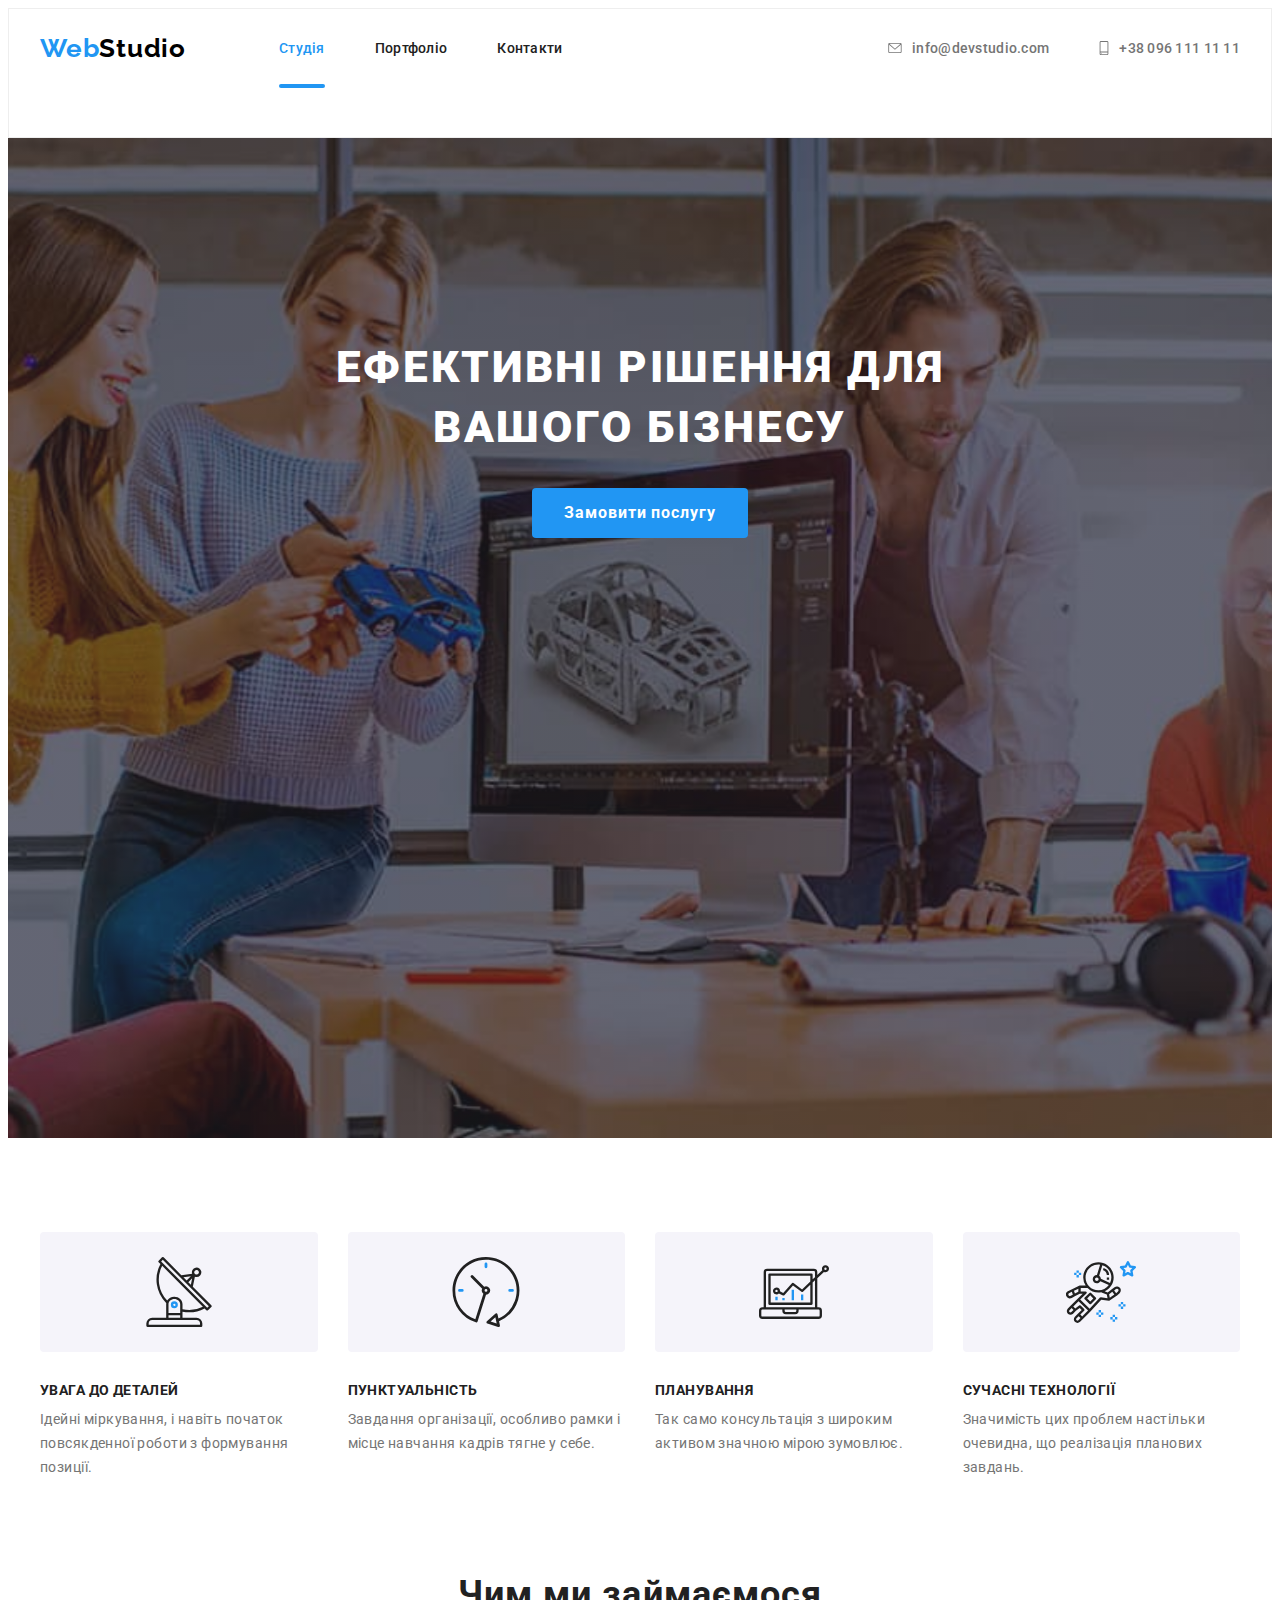
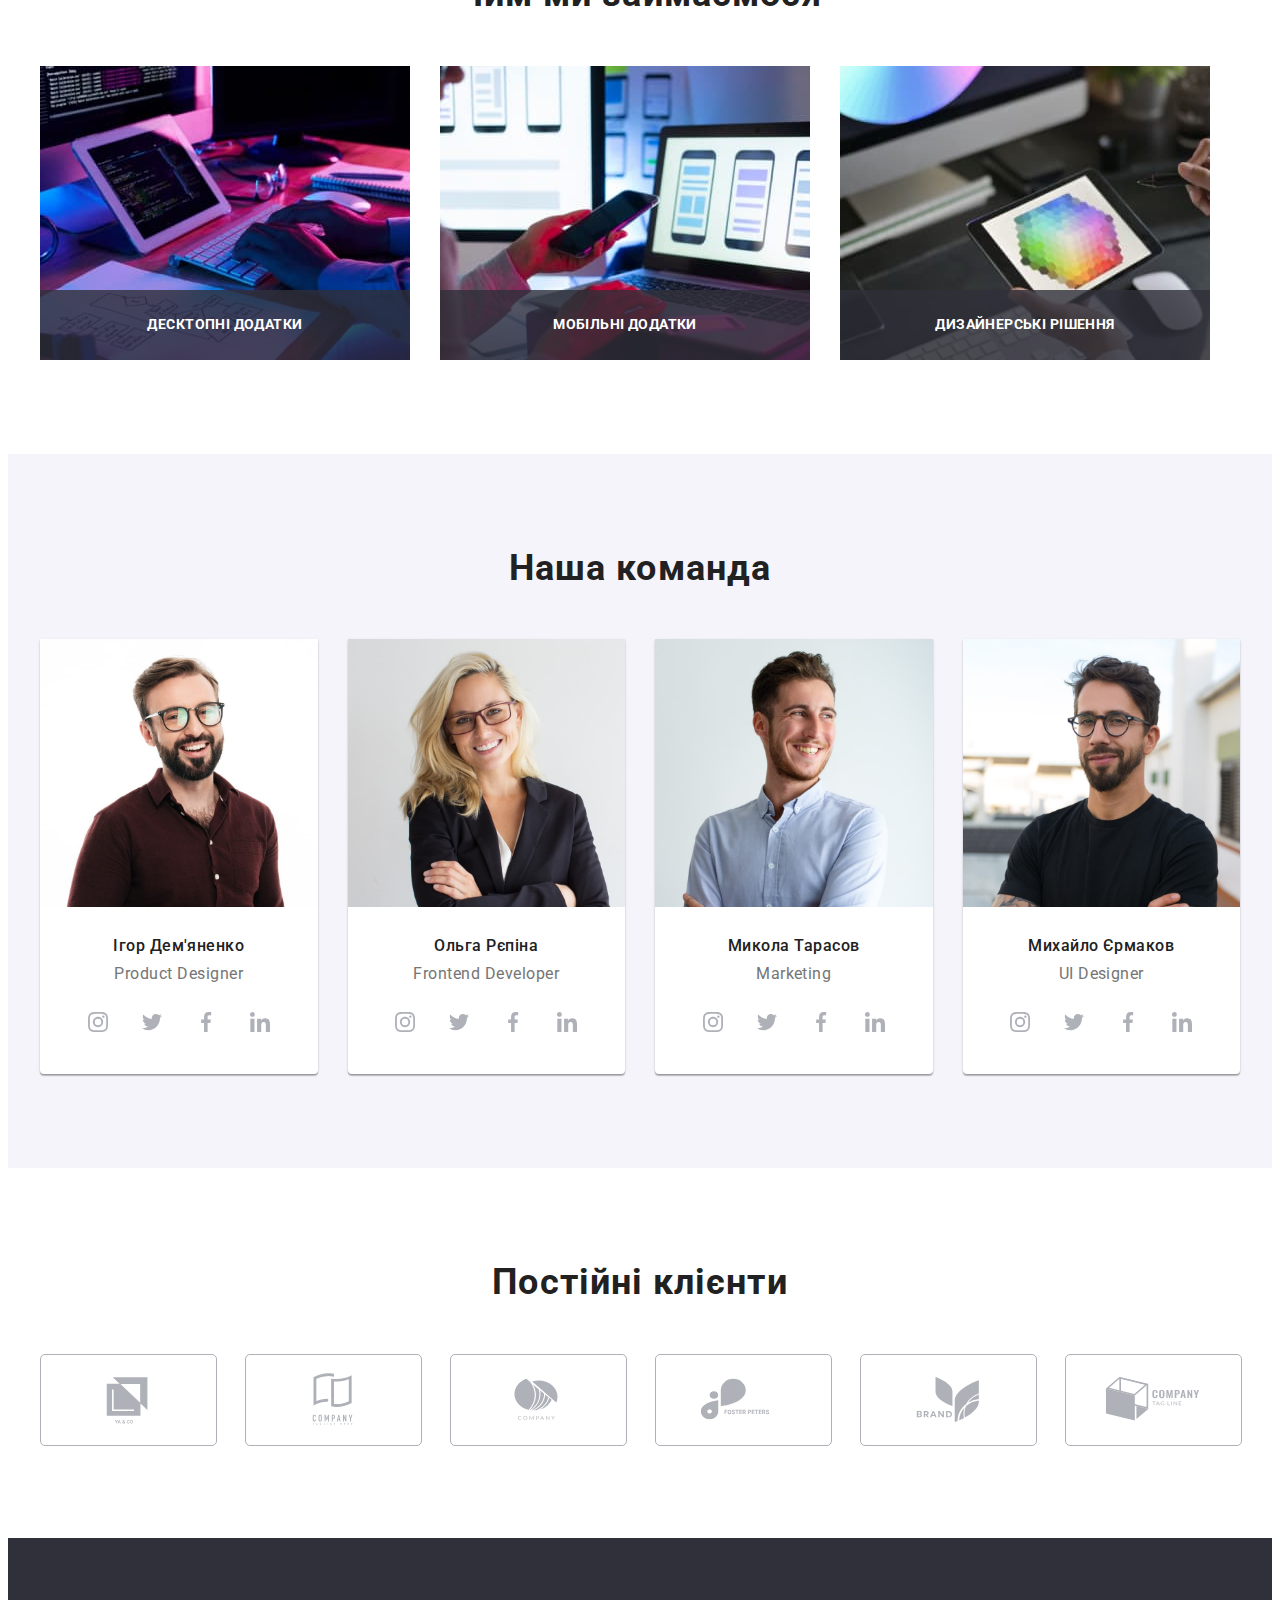
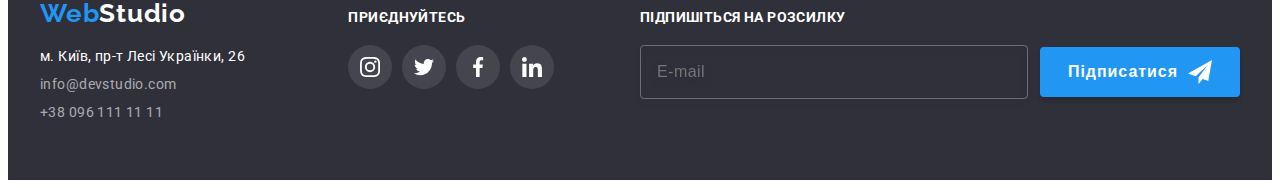
<file: index.html>
<!DOCTYPE html>
<html lang="uk">
  <head>
    <meta charset="UTF-8" />
    <meta http-equiv="X-UA-Compatible" content="IE=edge" />
    <meta name="viewport" content="width=device-width, initial-scale=1.0" />
    <title>Студія</title>
    <link rel="preconnect" href="https://fonts.googleapis.com" />
    <link rel="preconnect" href="https://fonts.gstatic.com" crossorigin />
    <link
      href="https://fonts.googleapis.com/css2?family=Montserrat:wght@400;700&family=Raleway:wght@700&family=Roboto:wght@400;500;700;900&display=swap"
      rel="stylesheet"
    />

    <link
      rel="stylesheet"
      href="https://cdnjs.cloudflare.com/ajax/libs/modern-normalize/1.1.0/modern-normalize.min.css"
      integrity="sha512-wpPYUAdjBVSE4KJnH1VR1HeZfpl1ub8YT/NKx4PuQ5NmX2tKuGu6U/JRp5y+Y8XG2tV+wKQpNHVUX03MfMFn9Q=="
      crossorigin="anonymous"
      referrerpolicy="no-referrer"
    />
    <!-- <link rel="stylesheet" href="./css/styles.css" /> -->
    <link rel="stylesheet" href="./css/main.min.css" />
  </head>
  <body>
    <!-- HEADER -->
    <header class="header">
      <div class="container header-container">
        <a href="./index.html" class="header-logo link">
          Web<span class="header-logo-Studio">Studio</span></a
        >
        <nav class="header-navigation">
          <ul class="header-list list">
            <li>
              <a class="header-item link current" href="./index.html">Студія</a>
            </li>
            <li>
              <a class="header-item link" href="./portfolio.html">Портфоліо</a>
            </li>
            <li>
              <a class="header-item link" href="#">Контакти</a>
            </li>
          </ul>
        </nav>
        <button type="button" class="menu-open" data-menu-open>
          <svg class="menu-open-icon" style="height: 40px; width: 40px">
            <use
              href="./img/icons.svg#icon-mob-open"
              width="40"
              height="40"
            ></use>
          </svg>
        </button>

        <ul class="header-contact list">
          <li class="header-contact-item">
            <a class="header-mail link" href="mailto:info@devstudio.com">
              <svg class="header-mail-icon" width="14" height="10">
                <use href="./img/icons.svg#icon-envelope"></use></svg
              >info@devstudio.com</a
            >
          </li>
          <li class="header-contact-item">
            <a class="header-tel link" href="tel:+380961111111">
              <svg class="header-tel-icon" width="10" height="14">
                <use href="./img/icons.svg#icon-smartphone"></use></svg
              >+38 096 111 11 11</a
            >
          </li>
        </ul>
      </div>

      <!-- menu-mob -->
      <div class="mob-menu is-hidden" data-menu>
        <div class="mob-menu-top">
          <button type="button" class="menu-close" data-menu-close>
            <svg class="menu-close-icon" style="height: 40px; width: 40px">
              <use
                href="./img/icons.svg#icon-mob-close"
                width="40"
                height="40"
              ></use>
            </svg>
          </button>
          <ul class="mob-menu-list list">
            <li class="mob-menu-item">
              <a class="mob-menu-link link current" href="./index.html"
                >Студія</a
              >
            </li>
            <li class="mob-menu-item">
              <a class="mob-menu-link link" href="./portfolio.html"
                >Портфоліо</a
              >
            </li>
            <li class="mob-menu-item">
              <a class="mob-menu-link link" href="#">Контакти</a>
            </li>
          </ul>
        </div>

        <div class="mob-menu-bottom">
          <ul class="mob-contact list">
            <li class="mob-contact-item">
              <a class="mob-contact-tel link" href="tel:+380961111111"
                >+38 096 111 11 11</a
              >
            </li>
            <li class="mob-contact-item">
              <a class="mob-contact-mail link" href="mailto:info@devstudio.com"
                >info@devstudio.com</a
              >
            </li>
          </ul>
          <ul class="mob-soc list">
            <li class="mob-soc-item">
              <a href="" class="mob-soc-link link">Instagram</a>
            </li>

            <li class="mob-soc-item">
              <a href="" class="mob-soc-link link">Twitter</a>
            </li>

            <li class="mob-soc-item">
              <a href="" class="mob-soc-link link">Facebook</a>
            </li>

            <li class="mob-soc-item">
              <a href="" class="mob-soc-link link">LinkedIn</a>
            </li>
          </ul>
        </div>
      </div>
    </header>

    <!-- HIRO -->
    <main>
      <section class="section-hiro">
        <div class="container container-hero">
          <h1 class="hiro-titel">Ефективні рішення для вашого бізнесу</h1>
          <button class="button-hiro" type="button" data-modal-open>
            Замовити послугу
          </button>
        </div>
      </section>

      <!-- features -->
      <section class="section section-features">
        <div class="container">
          <h2 class="visually-hidden">Наші особливості</h2>
          <ul class="card-list list">
            <li class="card-list__item">
              <div class="card-list__icon">
                <svg class="icon-antenna" width="70" height="70">
                  <use href="./img/icons.svg#icon-antenna"></use>
                </svg>
              </div>
              <h3 class="card-list__title">Увага до деталей</h3>
              <p class="card-list__text">
                Ідейні міркування, і навіть початок повсякденної роботи з
                формування позиції.
              </p>
            </li>

            <li class="card-list__item">
              <div class="card-list__icon">
                <svg class="icon-antenna" width="70" height="70">
                  <use href="./img/icons.svg#icon-clock"></use>
                </svg>
              </div>
              <h3 class="card-list__title">Пунктуальність</h3>
              <p class="card-list__text">
                Завдання організації, особливо рамки і місце навчання кадрів
                тягне у себе.
              </p>
            </li>

            <li class="card-list__item">
              <div class="card-list__icon">
                <svg class="icon-antenna" width="70" height="70">
                  <use href="./img/icons.svg#icon-diagram"></use>
                </svg>
              </div>
              <h3 class="card-list__title">Планування</h3>
              <p class="card-list__text">
                Так само консультація з широким активом значною мірою зумовлює.
              </p>
            </li>

            <li class="card-list__item">
              <div class="card-list__icon">
                <svg class="icon-antenna" width="70" height="70">
                  <use href="./img/icons.svg#icon-astronaut"></use>
                </svg>
              </div>
              <h3 class="card-list__title">Сучасні Технології</h3>
              <p class="card-list__text">
                Значимість цих проблем настільки очевидна, що реалізація
                планових завдань.
              </p>
            </li>
          </ul>
        </div>
      </section>

      <!-- profile -->
      <section class="section section-profile">
        <div class="container">
          <h2 class="gallery-title">Чим ми займаємося</h2>
          <ul class="picture-list list">
            <li class="picture-list__item">
              <img
                class="picture-list__image"
                src="./img/img-1.jpg"
                alt="Десктопні додатки"
                width="370"
                height="294"
              />
              <p class="picture-list__text">Десктопні додатки</p>
            </li>
            <li class="picture-list__item">
              <img
                class="picture-list__image"
                src="./img/img-2.jpg"
                alt="Мобільні додатки"
                width="370"
                height="294"
              />
              <p class="picture-list__text">Мобільні додатки</p>
            </li>
            <li class="picture-list__item">
              <img
                class="picture-list__image"
                src="./img/img-3.jpg"
                alt="Дизайнерські рішення"
                width="370"
                height="294"
              />
              <p class="picture-list__text">Дизайнерські рішення</p>
            </li>
          </ul>
        </div>
      </section>

      <!-- Наша команда -->
      <section class="section section-team">
        <div class="container">
          <h2 class="our-team">Наша команда</h2>
          <ul class="our-team-list list">
            <li class="team-list">
              <picture>
                <source
                  srcset="
                    ./img/team/img-team-1.jpg    1x,
                    ./img/team/img-team-1-2x.jpg 2x
                  "
                  media="(min-width: 1200px)"
                />
                <source
                  srcset="
                    ./img/team/img-team-1-tab.jpg    1x,
                    ./img/team/img-team-1-tab-2x.jpg 2x
                  "
                  media="(min-width: 768px)"
                />
                <source
                  srcset="
                    ./img/team/img-team-1-mob.jpg    1x,
                    ./img/team/img-team-1-mob-2x.jpg 2x
                  "
                  media="(min-width: 480px)"
                />
                <img
                  src="./img/team/img-team-1-mob.jpg"
                  alt="Хлопець в бордовій сорочці"
                  width="450"
                  height="260"
                />
              </picture>

              <div class="team-item">
                <h3 class="team-title">Ігор Дем'яненко</h3>
                <p class="team-text">Product Designer</p>
                <ul class="team-soc-list list">
                  <li class="team-soc-item">
                    <a href="" class="team-soc-link link">
                      <svg class="team-soc-icon" width="20" height="20">
                        <use href="./img/icons.svg#icon-instagram"></use>
                      </svg>
                    </a>
                  </li>
                  <li class="team-soc-item">
                    <a href="" class="team-soc-link link">
                      <svg class="team-soc-icon" width="20" height="20">
                        <use href="./img/icons.svg#icon-twitter"></use>
                      </svg>
                    </a>
                  </li>
                  <li class="team-soc-item">
                    <a href="" class="team-soc-link link">
                      <svg class="team-soc-icon" width="20" height="20">
                        <use href="./img/icons.svg#icon-facebook"></use>
                      </svg>
                    </a>
                  </li>
                  <li class="team-soc-item">
                    <a href="" class="team-soc-link link">
                      <svg class="team-soc-icon" width="20" height="20">
                        <use href="./img/icons.svg#icon-linkedin"></use>
                      </svg>
                    </a>
                  </li>
                </ul>
              </div>
            </li>

            <li class="team-list">
              <picture>
                <source
                  srcset="
                    ./img/team/img-team-2.jpg    1x,
                    ./img/team/img-team-2-2x.jpg 2x
                  "
                  media="(min-width: 1200px)"
                />
                <source
                  srcset="
                    ./img/team/img-team-2-tab.jpg    1x,
                    ./img/team/img-team-2-tab-2x.jpg 2x
                  "
                  media="(min-width: 768px)"
                />
                <source
                  srcset="
                    ./img/team/img-team-2-mob.jpg    1x,
                    ./img/team/img-team-2-mob-2x.jpg 2x
                  "
                  media="(min-width: 480px)"
                />
                <img
                  src="./img/team/img-team-2-mob.jpg"
                  alt="Дівчина в окулярах"
                  width="450"
                  height="260"
                />
              </picture>
              <div class="team-item">
                <h3 class="team-title">Ольга Рєпіна</h3>
                <p class="team-text">Frontend Developer</p>
                <ul class="team-soc-list list">
                  <li class="team-soc-item">
                    <a href="" class="team-soc-link link">
                      <svg class="team-soc-icon" width="20" height="20">
                        <use href="./img/icons.svg#icon-instagram"></use>
                      </svg>
                    </a>
                  </li>
                  <li class="team-soc-item">
                    <a href="" class="team-soc-link link">
                      <svg class="team-soc-icon" width="20" height="20">
                        <use href="./img/icons.svg#icon-twitter"></use>
                      </svg>
                    </a>
                  </li>
                  <li class="team-soc-item">
                    <a href="" class="team-soc-link link">
                      <svg class="team-soc-icon" width="20" height="20">
                        <use href="./img/icons.svg#icon-facebook"></use>
                      </svg>
                    </a>
                  </li>
                  <li class="team-soc-item">
                    <a href="" class="team-soc-link link">
                      <svg class="team-soc-icon" width="20" height="20">
                        <use href="./img/icons.svg#icon-linkedin"></use>
                      </svg>
                    </a>
                  </li>
                </ul>
              </div>
            </li>

            <li class="team-list">
              <picture>
                <source
                  srcset="
                    ./img/team/img-team-3.jpg    1x,
                    ./img/team/img-team-3-2x.jpg 2x
                  "
                  media="(min-width: 1200px)"
                />
                <source
                  srcset="
                    ./img/team/img-team-3-tab.jpg    1x,
                    ./img/team/img-team-3-tab-2x.jpg 2x
                  "
                  media="(min-width: 768px)"
                />
                <source
                  srcset="
                    ./img/team/img-team-3-mob.jpg    1x,
                    ./img/team/img-team-3-mob-2x.jpg 2x
                  "
                  media="(min-width: 480px)"
                />
                <img
                  src="./img/team/img-team-3-mob.jpg"
                  alt="Хлопець в білій сорочці"
                  width="450"
                  height="260"
                />
              </picture>

              <div class="team-item">
                <h3 class="team-title">Микола Тарасов</h3>
                <p class="team-text">Marketing</p>
                <ul class="team-soc-list list">
                  <li class="team-soc-item">
                    <a href="" class="team-soc-link link">
                      <svg class="team-soc-icon" width="20" height="20">
                        <use href="./img/icons.svg#icon-instagram"></use>
                      </svg>
                    </a>
                  </li>
                  <li class="team-soc-item">
                    <a href="" class="team-soc-link link">
                      <svg class="team-soc-icon" width="20" height="20">
                        <use href="./img/icons.svg#icon-twitter"></use>
                      </svg>
                    </a>
                  </li>
                  <li class="team-soc-item">
                    <a href="" class="team-soc-link link">
                      <svg class="team-soc-icon" width="20" height="20">
                        <use href="./img/icons.svg#icon-facebook"></use>
                      </svg>
                    </a>
                  </li>
                  <li class="team-soc-item">
                    <a href="" class="team-soc-link link">
                      <svg class="team-soc-icon" width="20" height="20">
                        <use href="./img/icons.svg#icon-linkedin"></use>
                      </svg>
                    </a>
                  </li>
                </ul>
              </div>
            </li>

            <li class="team-list">
              <picture>
                <source
                  srcset="
                    ./img/team/img-team-4.jpg    1x,
                    ./img/team/img-team-4-2x.jpg 2x
                  "
                  media="(min-width: 1200px)"
                />
                <source
                  srcset="
                    ./img/team/img-team-4-tab.jpg    1x,
                    ./img/team/img-team-4-tab-2x.jpg 2x
                  "
                  media="(min-width: 768px)"
                />
                <source
                  srcset="
                    ./img/team/img-team-4-mob.jpg    1x,
                    ./img/team/img-team-4-mob-2x.jpg 2x
                  "
                  media="(min-width: 480px)"
                />
                <img
                  src="./img/team/img-team-4-mob.jpg"
                  alt="Хлопець в чорній футболці"
                  width="450"
                  height="260"
                />
              </picture>

              <div class="team-item">
                <h3 class="team-title">Михайло Єрмаков</h3>
                <p class="team-text">UI Designer</p>
                <ul class="team-soc-list list">
                  <li class="team-soc-item">
                    <a href="" class="team-soc-link link">
                      <svg class="team-soc-icon" width="20" height="20">
                        <use href="./img/icons.svg#icon-instagram"></use>
                      </svg>
                    </a>
                  </li>
                  <li class="team-soc-item">
                    <a href="" class="team-soc-link link">
                      <svg class="team-soc-icon" width="20" height="20">
                        <use href="./img/icons.svg#icon-twitter"></use>
                      </svg>
                    </a>
                  </li>
                  <li class="team-soc-item">
                    <a href="" class="team-soc-link link">
                      <svg class="team-soc-icon" width="20" height="20">
                        <use href="./img/icons.svg#icon-facebook"></use>
                      </svg>
                    </a>
                  </li>
                  <li class="team-soc-item">
                    <a href="" class="team-soc-link link">
                      <svg class="team-soc-icon" width="20" height="20">
                        <use href="./img/icons.svg#icon-linkedin"></use>
                      </svg>
                    </a>
                  </li>
                </ul>
              </div>
            </li>
          </ul>
        </div>
      </section>
      <!-- customers -->
      <section class="section">
        <div class="container">
          <h2 class="icons-title">Постійні клієнти</h2>
          <ul class="icon-list list">
            <li class="icon-list__item">
              <a href="" class="icon-list__link link">
                <svg class="icon-list__icon" width="106" height="60">
                  <use href="./img/icons.svg#icon-customer-1"></use>
                </svg>
              </a>
            </li>
            <li class="icon-list__item">
              <a href="" class="icon-list__link link">
                <svg class="icon-list__icon" width="106" height="60">
                  <use href="./img/icons.svg#icon-customer-2"></use>
                </svg>
              </a>
            </li>
            <li class="icon-list__item">
              <a href="" class="icon-list__link link">
                <svg class="icon-list__icon" width="106" height="60">
                  <use href="./img/icons.svg#icon-customer-3"></use>
                </svg>
              </a>
            </li>
            <li class="icon-list__item">
              <a href="" class="icon-list__link link">
                <svg class="icon-list__icon" width="106" height="60">
                  <use href="./img/icons.svg#icon-customer-4"></use>
                </svg>
              </a>
            </li>
            <li class="icon-list__item">
              <a href="" class="icon-list__link link">
                <svg class="icon-list__icon" width="106" height="60">
                  <use href="./img/icons.svg#icon-customer-5"></use>
                </svg>
              </a>
            </li>
            <li class="icon-list__item">
              <a href="" class="icon-list__link link">
                <svg class="icon-list__icon" width="106" height="60">
                  <use href="./img/icons.svg#icon-customer-6"></use>
                </svg>
              </a>
            </li>
          </ul>
        </div>
      </section>
    </main>
    <!-- Футер -->
    <footer class="footer">
      <div class="container container-footer">
        <div class="footer-box-contact">
          <h2 hidden>WebStudio</h2>

          <a href="./index.html" class="footer-logo link">
            Web<span class="footer-logo-Studio">Studio</span></a
          >
          <address class="contact-address">
            <ul class="footer-contact list">
              <li class="contact-item">
                <a
                  class="footer-address link"
                  href="https://goo.gl/maps/CPtrU1FHBa2aNyZL9"
                  target="_blank"
                  rel="noopener noreferrer nofollow"
                  >м. Київ, пр-т Лесі Українки, 26</a
                >
              </li>
              <li class="contact-item">
                <a class="footer-mail link" href="mailto:info@devstudio.com"
                  >info@devstudio.com</a
                >
              </li>
              <li class="contact-item">
                <a class="footer-tel link" href="tel:+380961111111"
                  >+38 096 111 11 11</a
                >
              </li>
            </ul>
          </address>
        </div>
        <div class="footer-soc-address">
          <p class="footer-soc-title">приєднуйтесь</p>
          <ul class="footer-soc-list list">
            <li class="footer-soc-item">
              <a href="" class="footer-soc-link link">
                <svg class="footer-soc-icon" width="20" height="20">
                  <use href="./img/icons.svg#icon-instagram"></use>
                </svg>
              </a>
            </li>
            <li class="footer-soc-item">
              <a href="" class="footer-soc-link link">
                <svg class="footer-soc-icon" width="20" height="20">
                  <use href="./img/icons.svg#icon-twitter"></use>
                </svg>
              </a>
            </li>
            <li class="footer-soc-item">
              <a href="" class="footer-soc-link link">
                <svg class="footer-soc-icon" width="20" height="20">
                  <use href="./img/icons.svg#icon-facebook"></use>
                </svg>
              </a>
            </li>
            <li class="footer-soc-item">
              <a href="" class="footer-soc-link link">
                <svg class="footer-soc-icon" width="20" height="20">
                  <use href="./img/icons.svg#icon-linkedin"></use>
                </svg>
              </a>
            </li>
          </ul>
        </div>

        <div class="footer-subscribe">
          <p class="footer-subscribe-title">Підпишіться на розсилку</p>
          <form class="footer-form">
            <input
              type="email"
              name="user-email"
              class="footer-input"
              placeholder="E-mail"
              required
            />
            <button class="button-subscribe" type="submit">
              Підписатися
              <svg class="button-icon-send" width="24" height="24">
                <use href="./img/icons.svg#icon-send"></use>
              </svg>
            </button>
          </form>
        </div>
      </div>
    </footer>

    <!-- MODAL -->
    <div class="backdrop is-hidden" data-modal>
      <div class="modal">
        <button type="button" class="modal-close" data-modal-close>
          <svg class="modal-close-icon" style="height: 18px; width: 18px">
            <use href="./img/icons.svg#icon-close" width="18" height="18"></use>
          </svg>
        </button>
        <p class="modal-title">Залиште свої дані, ми вам передзвонимо</p>
        <form class="modal-form">
          <div class="modal-field">
            <label for="user-name" class="input-label">Ім'я</label>
            <div class="input-wrap">
              <input
                type="name"
                name="user-name"
                class="modal-input"
                placeholder=""
                required
                id="user-name"
              />
              <svg class="modal-input-icon" width="18" height="18">
                <use href="./img/icons.svg#icon-person"></use>
              </svg>
            </div>
          </div>

          <div class="modal-field">
            <label for="user-tel" class="input-label">Телефон</label>
            <div class="input-wrap">
              <input
                type="tel"
                name="user-tel"
                class="modal-input"
                placeholder=""
                required
                id="user-tel"
              />
              <svg class="modal-input-icon" width="18" height="18">
                <use href="./img/icons.svg#icon-phone"></use>
              </svg>
            </div>
          </div>

          <div class="modal-field">
            <label for="user-email" class="input-label">Пошта</label>
            <div class="input-wrap">
              <input
                type="email"
                name="user-email"
                class="modal-input"
                placeholder=""
                required
                id="user-email"
              />
              <svg class="modal-input-icon" width="18" height="18">
                <use href="./img/icons.svg#icon-email"></use>
              </svg>
            </div>
          </div>

          <div class="modal-field-coment">
            <label for="user-coment" class="input-label">Коментар</label>
            <textarea
              name="user-coment"
              id="user-coment"
              class="modal-coment"
              placeholder="Введіть текст"
            ></textarea>
          </div>

          <div class="modal-checkbox">
            <input
              type="checkbox"
              name="polici"
              id="polici"
              class="input-check visually-hidden"
            />
            <label for="polici" class="check-text">
              <span>
                <svg class="check-icon" width="16" height="15">
                  <use href="./img/icons.svg#icon-check"></use>
                </svg>
              </span>
              Погоджуюся з розсилкою та приймаю
              <a href="" class="polici-link link">Умови договору</a>
            </label>
          </div>

          <button class="button-modal" type="submit">Відправити</button>
        </form>
      </div>
    </div>
    <script src="./js/modal.js"></script>
    <script src="./js/menu.js"></script>
  </body>
</html>
</file>
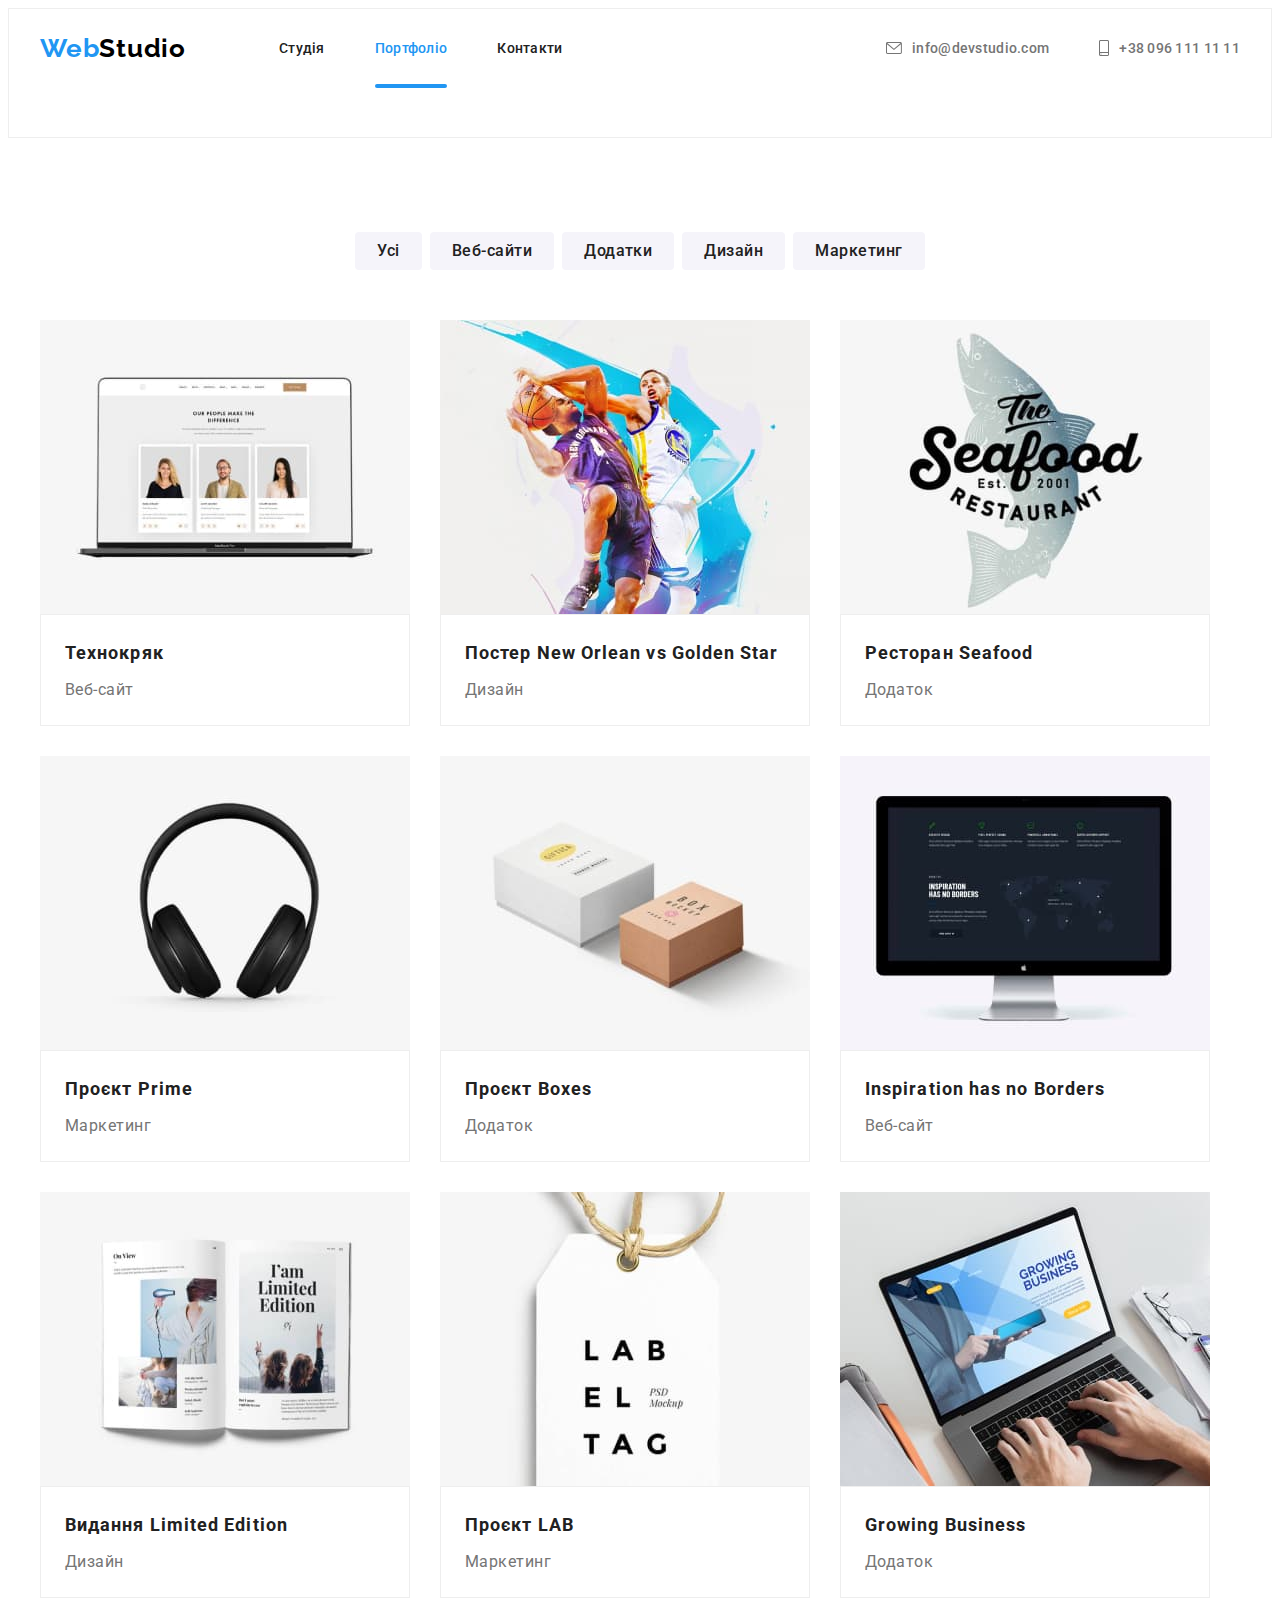
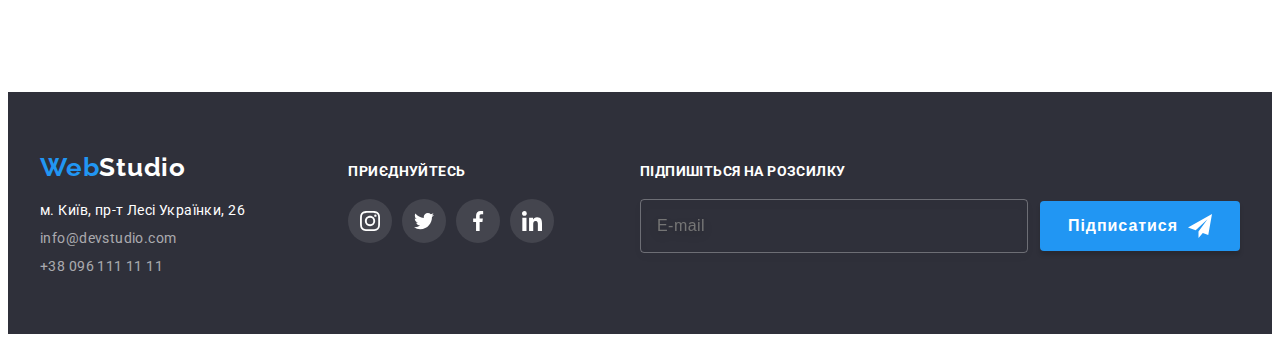
<file: portfolio.html>
<!DOCTYPE html>
<html lang="uk">
  <head>
    <meta charset="UTF-8" />
    <meta http-equiv="X-UA-Compatible" content="IE=edge" />
    <meta name="viewport" content="width=device-width, initial-scale=1.0" />
    <title>Portfolio</title>
    <link rel="preconnect" href="https://fonts.googleapis.com" />
    <link rel="preconnect" href="https://fonts.gstatic.com" crossorigin />
    <link
      href="https://fonts.googleapis.com/css2?family=Montserrat:wght@400;700&family=Raleway:wght@700&family=Roboto:wght@400;500;700;900&display=swap"
      rel="stylesheet"
    />
    <link
      rel="stylesheet"
      href="https://cdnjs.cloudflare.com/ajax/libs/modern-normalize/1.1.0/modern-normalize.min.css"
      integrity="sha512-wpPYUAdjBVSE4KJnH1VR1HeZfpl1ub8YT/NKx4PuQ5NmX2tKuGu6U/JRp5y+Y8XG2tV+wKQpNHVUX03MfMFn9Q=="
      crossorigin="anonymous"
      referrerpolicy="no-referrer"
    />
    <!-- <link rel="stylesheet" href="./css/styles.css" /> -->
    <link rel="stylesheet" href="./css/main.min.css" />
  </head>
  <body>
    <!-- HEADER -->
    <header class="header">
      <div class="container header-container">
        <nav class="header-navigation">
          <a href="./index.html" class="header-logo link">
            Web<span class="header-logo-Studio">Studio</span></a
          >
          <ul class="header-list list">
            <li>
              <a class="header-item link" href="./index.html">Студія</a>
            </li>
            <li>
              <a class="header-item link current" href="./portfolio.html"
                >Портфоліо</a
              >
            </li>
            <li>
              <a class="header-item link" href="#">Контакти</a>
            </li>
          </ul>
        </nav>

        <ul class="header-contact list">
          <li class="header-contact-item">
            <a class="header-mail link" href="mailto:info@devstudio.com">
              <svg class="header-mail-icon" width="16" height="12">
                <use href="./img/icons.svg#icon-envelope"></use></svg
              >info@devstudio.com</a
            >
          </li>
          <li class="header-contact-item">
            <a class="header-tel link" href="tel:+380961111111">
              <svg class="header-tel-icon" width="10" height="16">
                <use href="./img/icons.svg#icon-smartphone"></use></svg
              >+38 096 111 11 11</a
            >
          </li>
        </ul>
      </div>
    </header>

    <!-- Фільтри -->
    <main>
      <section class="section section-filters">
        <div class="container">
          <h1 class="visually-hidden">Фільтри</h1>
          <ul class="filters-list list">
            <li><button class="button-filters" type="button">Усі</button></li>
            <li>
              <button class="button-filters" type="button">Веб-сайти</button>
            </li>
            <li>
              <button class="button-filters" type="button">Додатки</button>
            </li>
            <li>
              <button class="button-filters" type="button">Дизайн</button>
            </li>
            <li>
              <button class="button-filters" type="button">Маркетинг</button>
            </li>
          </ul>

          <!-- Портфоліо -->
          <ul class="portfolio-list list">
            <li class="portfolio-content">
              <a href="" class="portfolio-link link">
                <div class="portfolio-top-wrap">
                  <img
                    src="./img/img_portfolio-1.jpg"
                    alt="Наші люди"
                    width="370"
                    height="294"
                  />
                  <p class="portfolio-top-text">
                    Ресурс пропонує комплексні пропозиції з різним рівнем
                    функціоналу та сервісів. Все це дозволить відвідувачу
                    отримати вичерпні відомості про компанію чи приватну особу.
                  </p>
                </div>
                <div class="portfolio-item">
                  <h2 class="portfolio-title">Технокряк</h2>
                  <p class="portfolio-text">Веб-сайт</p>
                </div>
              </a>
            </li>
            <li class="portfolio-content">
              <a href="" class="portfolio-link link">
                <div class="portfolio-top-wrap">
                  <img
                    src="./img/img_portfolio-2.jpg"
                    alt="Наші люди"
                    width="370"
                    height="294"
                  />
                  <p class="portfolio-top-text">
                    Ресурс пропонує комплексні пропозиції з різним рівнем
                    функціоналу та сервісів. Все це дозволить відвідувачу
                    отримати вичерпні відомості про компанію чи приватну особу.
                  </p>
                </div>
                <div class="portfolio-item">
                  <h2 class="portfolio-title">
                    Постер New Orlean vs Golden Star
                  </h2>
                  <p class="portfolio-text">Дизайн</p>
                </div>
              </a>
            </li>
            <li class="portfolio-content">
              <a href="" class="portfolio-link link">
                <div class="portfolio-top-wrap">
                  <img
                    src="./img/img_portfolio-3.jpg"
                    alt="Наші люди"
                    width="370"
                    height="294"
                  />
                  <p class="portfolio-top-text">
                    Ресурс пропонує комплексні пропозиції з різним рівнем
                    функціоналу та сервісів. Все це дозволить відвідувачу
                    отримати вичерпні відомості про компанію чи приватну особу.
                  </p>
                </div>
                <div class="portfolio-item">
                  <h2 class="portfolio-title">Ресторан Seafood</h2>
                  <p class="portfolio-text">Додаток</p>
                </div>
              </a>
            </li>
            <li class="portfolio-content">
              <a href="" class="portfolio-link link">
                <div class="portfolio-top-wrap">
                  <img
                    src="./img/img_portfolio-4.jpg"
                    alt="Наші люди"
                    width="370"
                    height="294"
                  />
                  <p class="portfolio-top-text">
                    Ресурс пропонує комплексні пропозиції з різним рівнем
                    функціоналу та сервісів. Все це дозволить відвідувачу
                    отримати вичерпні відомості про компанію чи приватну особу.
                  </p>
                </div>
                <div class="portfolio-item">
                  <h2 class="portfolio-title">Проєкт Prime</h2>
                  <p class="portfolio-text">Маркетинг</p>
                </div>
              </a>
            </li>
            <li class="portfolio-content">
              <a href="" class="portfolio-link link">
                <div class="portfolio-top-wrap">
                  <img
                    src="./img/img_portfolio-5.jpg"
                    alt="Наші люди"
                    width="370"
                    height="294"
                  />
                  <p class="portfolio-top-text">
                    Ресурс пропонує комплексні пропозиції з різним рівнем
                    функціоналу та сервісів. Все це дозволить відвідувачу
                    отримати вичерпні відомості про компанію чи приватну особу.
                  </p>
                </div>
                <div class="portfolio-item">
                  <h2 class="portfolio-title">Проєкт Boxes</h2>
                  <p class="portfolio-text">Додаток</p>
                </div>
              </a>
            </li>
            <li class="portfolio-content">
              <a href="" class="portfolio-link link">
                <div class="portfolio-top-wrap">
                  <img
                    src="./img/img_portfolio-6.jpg"
                    alt="Наші люди"
                    width="370"
                    height="294"
                  />
                  <p class="portfolio-top-text">
                    Ресурс пропонує комплексні пропозиції з різним рівнем
                    функціоналу та сервісів. Все це дозволить відвідувачу
                    отримати вичерпні відомості про компанію чи приватну особу.
                  </p>
                </div>
                <div class="portfolio-item">
                  <h2 class="portfolio-title">Inspiration has no Borders</h2>
                  <p class="portfolio-text">Веб-сайт</p>
                </div>
              </a>
            </li>
            <li class="portfolio-content">
              <a href="" class="portfolio-link link">
                <div class="portfolio-top-wrap">
                  <img
                    src="./img/img_portfolio-7.jpg"
                    alt="Наші люди"
                    width="370"
                    height="294"
                  />
                  <p class="portfolio-top-text">
                    Ресурс пропонує комплексні пропозиції з різним рівнем
                    функціоналу та сервісів. Все це дозволить відвідувачу
                    отримати вичерпні відомості про компанію чи приватну особу.
                  </p>
                </div>
                <div class="portfolio-item">
                  <h2 class="portfolio-title">Видання Limited Edition</h2>
                  <p class="portfolio-text">Дизайн</p>
                </div>
              </a>
            </li>
            <li class="portfolio-content">
              <a href="" class="portfolio-link link">
                <div class="portfolio-top-wrap">
                  <img
                    src="./img/img_portfolio-8.jpg"
                    alt="Наші люди"
                    width="370"
                    height="294"
                  />
                  <p class="portfolio-top-text">
                    Ресурс пропонує комплексні пропозиції з різним рівнем
                    функціоналу та сервісів. Все це дозволить відвідувачу
                    отримати вичерпні відомості про компанію чи приватну особу.
                  </p>
                </div>
                <div class="portfolio-item">
                  <h2 class="portfolio-title">Проєкт LAB</h2>
                  <p class="portfolio-text">Маркетинг</p>
                </div>
              </a>
            </li>
            <li class="portfolio-content">
              <a href="" class="portfolio-link link">
                <div class="portfolio-top-wrap">
                  <img
                    src="./img/img_portfolio-9.jpg"
                    alt="Наші люди"
                    width="370"
                    height="294"
                  />
                  <p class="portfolio-top-text">
                    Ресурс пропонує комплексні пропозиції з різним рівнем
                    функціоналу та сервісів. Все це дозволить відвідувачу
                    отримати вичерпні відомості про компанію чи приватну особу.
                  </p>
                </div>
                <div class="portfolio-item">
                  <h2 class="portfolio-title">Growing Business</h2>
                  <p class="portfolio-text">Додаток</p>
                </div>
              </a>
            </li>
          </ul>
        </div>
      </section>
    </main>

    <!-- Футер -->
    <footer class="footer">
      <div class="container container-footer">
        <div class="footer-box-contact">
          <h2 hidden>WebStudio</h2>

          <a href="./index.html" class="footer-logo link">
            Web<span class="footer-logo-Studio">Studio</span></a
          >
          <address class="contact-address">
            <ul class="footer-contact list">
              <li class="contact-item">
                <a
                  class="footer-address link"
                  href="https://goo.gl/maps/CPtrU1FHBa2aNyZL9"
                  target="_blank"
                  rel="noopener noreferrer nofollow"
                  >м. Київ, пр-т Лесі Українки, 26</a
                >
              </li>
              <li class="contact-item">
                <a class="footer-mail link" href="mailto:info@devstudio.com"
                  >info@devstudio.com</a
                >
              </li>
              <li class="contact-item">
                <a class="footer-tel link" href="tel:+380961111111"
                  >+38 096 111 11 11</a
                >
              </li>
            </ul>
          </address>
        </div>
        <div class="footer-soc-address">
          <p class="footer-soc-title">приєднуйтесь</p>
          <ul class="footer-soc-list list">
            <li class="footer-soc-item">
              <a href="" class="footer-soc-link link">
                <svg class="footer-soc-icon" width="20" height="20">
                  <use href="./img/icons.svg#icon-instagram"></use>
                </svg>
              </a>
            </li>
            <li class="footer-soc-item">
              <a href="" class="footer-soc-link link">
                <svg class="footer-soc-icon" width="20" height="20">
                  <use href="./img/icons.svg#icon-twitter"></use>
                </svg>
              </a>
            </li>
            <li class="footer-soc-item">
              <a href="" class="footer-soc-link link">
                <svg class="footer-soc-icon" width="20" height="20">
                  <use href="./img/icons.svg#icon-facebook"></use>
                </svg>
              </a>
            </li>
            <li class="footer-soc-item">
              <a href="" class="footer-soc-link link">
                <svg class="footer-soc-icon" width="20" height="20">
                  <use href="./img/icons.svg#icon-linkedin"></use>
                </svg>
              </a>
            </li>
          </ul>
        </div>
        <div class="footer-subscribe">
          <p class="footer-subscribe-title">Підпишіться на розсилку</p>
          <form class="footer-form">
            <input
              type="email"
              name="user-email"
              class="footer-input"
              placeholder="E-mail"
              required
            />
            <button class="button-subscribe" type="submit">
              Підписатися
              <svg class="button-icon-send" width="24" height="24">
                <use href="./img/icons.svg#icon-send"></use>
              </svg>
            </button>
          </form>
        </div>
      </div>
    </footer>
  </body>
</html>
</file>
<file: css/main.min.css>
:root{--primary-text-color: #ffffff;--second-background-color: #2f303a;--title-text-color: #212121;--second-title-text-color: #757575;--accent-color: #2196f3}p,h1,h2,h3,h4,h5,h6{margin:0}ul,ol{margin:0;padding-left:0}img{display:block;max-width:100%;height:auto}address{font-style:normal}button{display:block;cursor:pointer;bottom:none;border-radius:4px}body{background-color:var(--primary-text-color);color:var(--title-text-color);font-family:roboto,sans-serif;font-size:14px;letter-spacing:.03em}.list{list-style:none;padding-left:0;margin:0}.link{text-decoration:none}.section{padding-top:60px;padding-bottom:60px}@media screen and (min-width: 1200px){.section{padding-top:94px;padding-bottom:94px}}.is-hidden{opacity:0;visibility:hidden;pointer-events:none}.visually-hidden{position:absolute;width:1px;height:1px;margin:-1px;border:0;padding:0;white-space:nowrap;-webkit-clip-path:inset(100%);clip-path:inset(100%);clip:rect(0 0 0 0);overflow:hidden}.container{width:100%;padding-left:15px;padding-right:15px;margin:0 auto}@media screen and (min-width: 480px){.container{width:480px}}@media screen and (min-width: 768px){.container{width:768px}}@media screen and (min-width: 1200px){.container{width:1200px}}.header{padding-top:24px;padding-bottom:24px;height:80px;border:1px solid #eee}@media screen and (max-width: 767px){.header{height:60px;display:flex;align-items:center}}@media screen and (max-width: 1199px){.header{padding-top:21px;padding-bottom:21px}}.header-container{display:flex;align-items:center}.header-list{display:flex;gap:50px}@media screen and (max-width: 767px){.header-list{display:none}}.header-contact{display:block;margin-left:auto}@media screen and (min-width: 1200px){.header-contact{display:flex;align-items:center}}@media screen and (max-width: 767px){.header-contact{display:none}}.header-navigation{display:flex;align-items:center}.header-logo{font-family:"Raleway";font-weight:700;font-size:26px;line-height:1,19;letter-spacing:.03em;color:var(--accent-color);margin-right:93px}@media screen and (max-width: 767px){.header-logo{margin-right:auto}}.header-logo-Studio{color:#000}.header-list .link{font-weight:500;font-size:14px;line-height:1.14;letter-spacing:.02em;color:var(--title-text-color);transition-property:color;transition-duration:250ms;transition-timing-function:cubic-bezier(0.4, 0, 0.2, 1)}.header-list .link:hover,.header-list .link:focus{color:var(--accent-color)}.header-contact .link{transition-property:color;transition-duration:250ms;transition-timing-function:cubic-bezier(0.4, 0, 0.2, 1)}.header-contact .link:hover,.header-contact .link:focus{color:var(--accent-color)}.header-list .current{color:var(--accent-color)}.header-item{position:relative}.current::after{content:"";height:4px;width:100%;background-color:var(--accent-color);border-radius:2px;position:absolute;bottom:-32px;left:0px}.header-contact-item{display:flex;align-items:center}.header-mail{font-weight:500;font-size:14px;line-height:1.33;letter-spacing:.02em;color:var(--second-title-text-color);margin-right:50px;display:flex;align-items:center}@media screen and (max-width: 1199px){.header-mail{font-size:12px;line-height:1.16;margin:0}}.header-tel{font-weight:500;font-size:14px;line-height:1.33;letter-spacing:.02em;color:var(--second-title-text-color);display:flex;align-items:center}@media screen and (max-width: 1199px){.header-tel{font-size:12px;line-height:1.16;margin-top:9px}}.header-mail-icon{margin-right:10px;fill:currentColor}.header-tel-icon{margin-right:10px;fill:currentColor}.menu-open{padding:0;background-color:rgba(0,0,0,0);border:0}@media screen and (min-width: 768px){.menu-open{display:none}}.menu-open-icon{fill:#212121;transition-duration:250ms;transition-timing-function:cubic-bezier(0.4, 0, 0.2, 1)}.menu-open-icon:hover,.menu-open-icon:focus{fill:var(--accent-color)}.mob-menu{width:100%;height:100%;background-color:var(--primary-text-color);top:0;left:0;position:fixed;z-index:1;padding-top:48px;padding-bottom:48px;padding-left:40px;display:flex;flex-direction:column}.menu-close{padding:0;background-color:rgba(0,0,0,0);border:0;position:absolute;top:10px;right:15px}.menu-close-icon{fill:#212121;transition-duration:250ms;transition-timing-function:cubic-bezier(0.4, 0, 0.2, 1)}.menu-close-icon:hover,.menu-close-icon:focus{fill:var(--accent-color)}.menu-open-icon{fill:#212121;transition-duration:250ms;transition-timing-function:cubic-bezier(0.4, 0, 0.2, 1)}.menu-open-icon:hover,.menu-open-icon:focus{fill:var(--accent-color)}.mob-menu-top{margin-bottom:auto}.mob-menu-item:not(:last-child){margin-bottom:32px}.mob-menu-link{font-weight:500;font-size:40px;line-height:1.175;letter-spacing:.02em;color:#212121;transition-duration:250ms;transition-timing-function:cubic-bezier(0.4, 0, 0.2, 1)}.mob-menu-link:hover,.mob-menu-link:focus{color:var(--accent-color)}.mob-contact{margin-bottom:64px}.mob-contact-item{margin-bottom:32px}.mob-contact-tel{font-weight:500;font-size:34px;line-height:1.1764705882;letter-spacing:.02em;color:#2196f3}.mob-contact-mail{font-weight:500;font-size:24px;line-height:1.1666666667;letter-spacing:.02em;color:#757575}.mob-soc{display:flex;gap:20px;flex-wrap:wrap}.mob-soc-item:not(:first-child){position:relative}.mob-soc-item:not(:first-child)::before{position:absolute;content:"";left:-10px;height:22px;width:2px;background-color:rgba(33,33,33,.2)}.mob-soc-link{font-weight:500;font-size:18px;line-height:1.2222222222;letter-spacing:.02em;color:#2196f3}.mob-soc-link::after{content:"";width:1px;height:22px;background-color:#212121}.mob-menu-list .current{color:var(--accent-color)}.section-hiro{background-color:var(--second-background-color);background-image:linear-gradient(rgba(47, 48, 58, 0.4), rgba(47, 48, 58, 0.4)),url(../img/hero-bg-mob.jpg);background-repeat:no-repeat;background-position:center;background-size:cover;max-width:480px;height:400px;margin:0 auto;padding-top:118px;padding-bottom:118px}@media(min-device-pixel-ratio: 2),(-webkit-min-device-pixel-ratio: 2),(min-resolution: 192dpi),(min-resolution: 2dppx){.section-hiro{background-image:linear-gradient(rgba(47, 48, 58, 0.4), rgba(47, 48, 58, 0.4)),url(../img/hero-bg-mob-2x.jpg)}}@media screen and (min-width: 768px){.section-hiro{background-image:linear-gradient(rgba(47, 48, 58, 0.4), rgba(47, 48, 58, 0.4)),url(../img/hero-bg-tab.jpg);max-width:768px;height:400px}}@media screen and (min-width: 768px)and (min-device-pixel-ratio: 2),screen and (min-width: 768px)and (-webkit-min-device-pixel-ratio: 2),screen and (min-width: 768px)and (min-resolution: 192dpi),screen and (min-width: 768px)and (min-resolution: 2dppx){.section-hiro{background-image:linear-gradient(rgba(47, 48, 58, 0.4), rgba(47, 48, 58, 0.4)),url(../img/hero-bg-tab-2x.jpg)}}@media screen and (min-width: 1200px){.section-hiro{background-image:linear-gradient(rgba(47, 48, 58, 0.4), rgba(47, 48, 58, 0.4)),url(../img/hero-bg.jpg);max-width:1600px;height:600px;padding-top:200px;padding-bottom:200px}}@media screen and (min-width: 1200px)and (min-device-pixel-ratio: 2),screen and (min-width: 1200px)and (-webkit-min-device-pixel-ratio: 2),screen and (min-width: 1200px)and (min-resolution: 192dpi),screen and (min-width: 1200px)and (min-resolution: 2dppx){.section-hiro{background-image:linear-gradient(rgba(47, 48, 58, 0.4), rgba(47, 48, 58, 0.4)),url(../img/hero-bg-2x.jpg)}}.hiro-titel{font-weight:900;font-size:26px;line-height:1.61;text-align:center;letter-spacing:.06em;text-transform:uppercase;color:var(--primary-text-color);max-width:360px;margin:0 auto;margin-bottom:30px}@media screen and (min-width: 1200px){.hiro-titel{max-width:696px;font-size:44px;line-height:1.36}}.button-hiro{font-family:"Roboto";font-style:normal;font-weight:700;font-size:16px;line-height:1.87;display:flex;align-items:center;text-align:center;letter-spacing:.06em;border:none;color:var(--primary-text-color);background-color:var(--accent-color);margin:0 auto;display:block;border-radius:4px;padding:10px 32px;transition-property:color,background-color;transition-duration:250ms;transition-timing-function:cubic-bezier(0.4, 0, 0.2, 1)}.button-hiro:hover,.button-hiro:focus{color:var(--title-text-color);background-color:#f5f4fa}.backdrop{position:fixed;top:0;left:0;width:100%;height:100%;background-color:rgba(0,0,0,.2);transition:opacity 300ms linear,visibility 300ms linear}.modal{position:absolute;top:50%;left:50%;width:528px;height:581px;background-color:var(--primary-text-color);box-shadow:0px 1px 3px rgba(0,0,0,.12),0px 1px 1px rgba(0,0,0,.14),0px 2px 1px rgba(0,0,0,.2);border-radius:4px;padding:40px;transform:translate(-50%, -50%) scaleY(1);transition:transform 300ms linear}@media screen and (max-width: 1199px){.modal{width:95%;height:95%;max-width:450px;max-height:609px;overflow:scroll}}.backdrop.is-hidden .modal{transform:translate(-50%, -50%) scaleY(0)}.modal-close{padding:0;width:30px;height:30px;background-color:rgba(0,0,0,0);border:1px solid rgba(0,0,0,.1);border-radius:50%;position:absolute;top:8px;right:8px;display:flex;align-items:center;justify-content:center}.modal-close-icon{fill:#000;transition-duration:250ms;transition-timing-function:cubic-bezier(0.4, 0, 0.2, 1)}.modal-close-icon:hover,.modal-close-icon:focus{fill:var(--accent-color)}.modal-title{font-weight:700;font-size:20px;line-height:1.15;text-align:center;letter-spacing:.03em;color:#212121;margin-bottom:12px}@media screen and (max-width: 1199px){.modal-title{font-size:20px;line-height:1.5}}.input-wrap{position:relative}.modal-input{width:100%;height:40px;border:1px solid rgba(33,33,33,.2);border-radius:4px;padding-left:42px;padding-right:12px;outline:rgba(0,0,0,0);transition-duration:250ms;transition-timing-function:cubic-bezier(0.4, 0, 0.2, 1)}.modal-input:hover,.modal-input:focus{border-color:var(--accent-color)}.modal-input-icon{position:absolute;left:12px;top:50%;transform:translateY(-50%);transition-duration:250ms;transition-timing-function:cubic-bezier(0.4, 0, 0.2, 1)}.modal-input:hover+.modal-input-icon,.modal-input:focus+.modal-input-icon{fill:var(--accent-color)}.input-label{font-size:12px;line-height:1.16;letter-spacing:.01em;color:#757575;display:block;margin-bottom:4px}.modal-field{margin-bottom:10px}.modal-field-coment{margin-bottom:20px}.modal-coment{font-weight:400;font-size:12px;line-height:1.16;letter-spacing:.01em;color:rgba(117,117,117,.5);width:100%;height:120px;border:1px solid rgba(33,33,33,.2);border-radius:4px;padding:12px 16px;resize:none;outline:rgba(0,0,0,0);transition-duration:250ms;transition-timing-function:cubic-bezier(0.4, 0, 0.2, 1)}.modal-coment:hover,.modal-coment:focus{border-color:var(--accent-color)}.modal-checkbox{margin-bottom:30px;display:flex;align-items:center;justify-content:center}.input-check{margin-right:8.38px}.check-text{font-weight:400;font-size:12px;line-height:1.1666666667;letter-spacing:.03em;color:#757575;display:flex;margin:0}@media screen and (min-width: 1200px){.check-text{font-size:14px;line-height:1.7142857143;align-items:center;margin-right:auto}}.check-text span{width:16px;height:15px;border:2px solid #212121;border-radius:3px;display:flex;align-items:center;justify-content:center;fill:rgba(0,0,0,0);margin-right:7px}.input-check:checked+.check-text span{background-color:var(--accent-color);border-color:rgba(0,0,0,0);fill:var(--primary-text-color)}.input-check:focus+.check-text span{border-color:var(--accent-color)}.polici-link{-webkit-text-decoration-line:underline;text-decoration-line:underline;color:#2196f3;margin-left:5px}.button-modal{font-family:"Roboto";cursor:pointer;font-style:normal;font-weight:700;font-size:16px;line-height:1.87;box-shadow:0px 4px 4px rgba(0,0,0,.15);border-radius:4px;display:flex;align-items:center;text-align:center;letter-spacing:.06em;border:none;color:var(--primary-text-color);background-color:var(--accent-color);margin:0 auto;display:block;border-radius:4px;padding:10px 52px;transition-property:color,background-color;transition-duration:250ms;transition-timing-function:cubic-bezier(0.4, 0, 0.2, 1)}.card-list{display:flex;flex-wrap:wrap;gap:30px}.card-list__item{width:100%}@media screen and (min-width: 768px){.card-list__item{width:calc((100% - 30px)/2)}}@media screen and (min-width: 1200px){.card-list__item{width:calc((100% - 90px)/4)}}.card-list__icon{background-color:#f5f4fa;border-radius:4px;display:flex;align-items:center;justify-content:center;margin-bottom:30px}.icon-antenna{height:120px;border-radius:4px}.card-list__title{font-weight:700;font-size:14px;line-height:1.14x;letter-spacing:.03em;text-transform:uppercase;color:var(--title-text-color);margin-bottom:10px}@media screen and (max-width: 767px){.card-list__title{text-align:center}}.card-list__text{font-weight:400;line-height:1.71;color:var(--second-title-text-color)}.gallery-title{font-weight:700;font-size:36px;line-height:1.16;text-align:center;letter-spacing:.03em;color:var(--title-text-color);margin-bottom:50px}@media screen and (max-width: 1199px){.gallery-title{display:none}}.picture-list{display:flex;gap:30px}@media screen and (max-width: 1199px){.picture-list{display:none}}.section-profile{padding-top:0;padding-bottom:94px}@media screen and (max-width: 1199px){.section-profile{padding:0}}.picture-list__item{position:relative}.picture-list__text{position:absolute;bottom:0;font-weight:700;font-size:14px;line-height:1.14;text-transform:uppercase;color:var(--primary-text-color);height:70px;width:370px;background:rgba(47,48,58,.8);display:flex;align-items:center;justify-content:center}.our-team-list{display:flex;flex-wrap:wrap;gap:30px}.team-list{background:var(--primary-text-color);box-shadow:0px 1px 3px rgba(0,0,0,.12),0px 1px 1px rgba(0,0,0,.14),0px 2px 1px rgba(0,0,0,.2);border-radius:0px 0px 4px 4px;width:100%}@media screen and (min-width: 768px){.team-list{width:calc((100% - 30px)/2)}}@media screen and (min-width: 1200px){.team-list{width:calc((100% - 90px)/4)}}.section-team{background-color:#f5f4fa;width:100%}.our-team{font-weight:700;font-size:28px;line-height:1.17;text-align:center;letter-spacing:.03em;color:var(--title-text-color);margin-bottom:50px}@media screen and (min-width: 1200px){.our-team{font-size:36px;line-height:1.16}}.team-title{font-weight:500;font-size:16px;line-height:1.18;text-align:center;letter-spacing:.03em;color:var(--title-text-color);margin-bottom:10px}.team-text{font-weight:400;font-size:16px;line-height:1.18;text-align:center;letter-spacing:.03em;color:var(--second-title-text-color);margin-bottom:16px}.team-item{padding-top:30px;padding-bottom:30px}.team-soc-list{display:flex;justify-content:center;gap:10px}.team-soc-item{width:44px;height:44px}.team-soc-link{width:100%;height:100%;background:var(--primary-text-color);border-radius:50%;display:flex;align-items:center;justify-content:center;color:#afb1b8;transition-property:color,background-color;transition-duration:250ms;transition-timing-function:cubic-bezier(0.4, 0, 0.2, 1)}.team-soc-link:hover,.team-soc-link:focus{background-color:var(--accent-color);color:var(--primary-text-color)}.team-soc-icon{fill:currentColor}.icons-title{font-weight:700;font-size:28px;line-height:1.17;text-align:center;letter-spacing:.03em;color:var(--title-text-color);margin-bottom:50px}@media screen and (min-width: 1200px){.icons-title{font-size:36px;line-height:1.16}}.icon-list{display:flex;flex-wrap:wrap;gap:30px}.icon-list__item{height:90px;width:calc((100% - 30px)/2)}@media screen and (min-width: 768px){.icon-list__item{width:calc((100% - 60px)/3)}}@media screen and (min-width: 1200px){.icon-list__item{width:calc((100% - 150px)/6)}}.icon-list__link{width:100%;height:100%;border:1px solid currentColor;color:#afb1b8;border-radius:5px;display:flex;align-items:center;justify-content:center;transition-property:color;transition-duration:250ms;transition-timing-function:cubic-bezier(0.4, 0, 0.2, 1)}.icon-list__link:hover,.icon-list__link:focus{color:var(--accent-color)}.icon-list__icon{fill:currentColor}.footer{background-color:var(--second-background-color);padding-top:60px;padding-bottom:60px}.footer-logo{font-family:"Raleway";font-weight:700;font-size:26px;line-height:1,19;letter-spacing:.03em;color:var(--accent-color)}@media screen and (max-width: 1199px){.footer-logo{font-size:24px;line-height:1.1666666667;text-align:center;display:flex;flex-wrap:wrap;justify-content:center}}.footer-logo-Studio{color:var(--primary-text-color)}.footer-address{font-style:normal;font-weight:400;font-size:14px;line-height:1.1428571429;letter-spacing:.03em;color:var(--primary-text-color)}.footer-mail{font-style:normal;font-weight:400;font-size:14px;line-height:1.71x;letter-spacing:.03em;color:rgba(255,255,255,.6)}@media screen and (max-width: 1199px){.footer-mail{text-align:center}}.footer-tel{font-style:normal;font-weight:400;font-size:14px;line-height:1.71x;letter-spacing:.03em;color:rgba(255,255,255,.6)}@media screen and (max-width: 1199px){.footer-tel{text-align:center}}.footer-contact .link{transition-property:color;transition-duration:250ms;transition-timing-function:cubic-bezier(0.4, 0, 0.2, 1)}.footer-contact .link:hover,.footer-contact .link:focus{color:var(--accent-color)}.contact-address{margin-top:20px}.contact-item:not(:last-child){margin-bottom:12px}.container-footer{display:flex;flex-direction:column;align-items:center}@media screen and (min-width: 768px){.container-footer{flex-wrap:wrap;flex-direction:row;justify-content:space-between}}@media screen and (min-width: 1200px){.container-footer{align-items:baseline;justify-content:space-between;flex-direction:row}}.footer-soc-address{margin-left:94px}@media screen and (min-width: 768px){.footer-soc-address{padding-right:76px}}@media screen and (max-width: 1199px){.footer-soc-address{margin-left:0;margin-bottom:60px}}.footer-soc-list{display:flex;gap:10px}.footer-soc-title{font-weight:700;font-size:14px;line-height:1.14x;letter-spacing:.03em;text-transform:uppercase;color:var(--primary-text-color);margin-bottom:20px}@media screen and (max-width: 1199px){.footer-soc-title{text-align:center}}.footer-soc-item{width:44px;height:44px}.footer-soc-link{width:100%;height:100%;background:rgba(255,255,255,.1);border-radius:50%;display:flex;align-items:center;justify-content:center;transition-property:background-color;transition-duration:250ms;transition-timing-function:cubic-bezier(0.4, 0, 0.2, 1)}.footer-soc-link:hover,.footer-soc-link:focus{background-color:var(--accent-color)}.footer-soc-icon{fill:var(--primary-text-color)}.footer-subscribe-title{font-weight:700;font-size:14px;line-height:1.14x;letter-spacing:.03em;text-transform:uppercase;color:var(--primary-text-color);margin-bottom:20px}@media screen and (max-width: 1199px){.footer-subscribe-title{text-align:center}}.footer-input{font-weight:400;font-size:16px;line-height:1.25;letter-spacing:.03em;color:rgba(255,255,255,.6);width:100%;max-width:450px;height:50px;border:1px solid rgba(255,255,255,.3);filter:drop-shadow(0px 4px 4px rgba(0, 0, 0, 0.15));border-radius:4px;padding-left:16px;padding-right:12px;outline:rgba(0,0,0,0);background:rgba(0,0,0,0);margin-bottom:20px}@media screen and (min-width: 768px){.footer-input{width:450px;max-width:450px}}@media screen and (min-width: 1200px){.footer-input{width:358px;margin-bottom:0}}@media screen and (min-width: 768px){.footer-subscribe{margin:0 auto}}@media screen and (min-width: 1200px){.footer-subscribe{margin:0}}.button-subscribe{font-weight:700;font-size:16px;line-height:1.87;box-shadow:0px 4px 4px rgba(0,0,0,.15);border-radius:4px;display:flex;align-items:center;text-align:center;letter-spacing:.06em;border:none;color:var(--primary-text-color);background-color:var(--accent-color);border-radius:4px;padding:10px 28px;transition-property:color,background-color;margin-left:12px}@media screen and (max-width: 1199px){.button-subscribe{margin:0}}.button-icon-send{fill:var(--primary-text-color);margin-left:10px}.footer-form{display:flex;flex-wrap:wrap;justify-content:center}@media screen and (min-width: 768px){.footer-form{flex-direction:column;align-items:center}}@media screen and (min-width: 1200px){.footer-form{display:flex;flex-direction:row}}.contact-item{display:flex;justify-content:center}@media screen and (min-width: 1200px){.contact-item{display:block}}.footer-box-contact{margin-bottom:60px}@media screen and (min-width: 768px){.footer-box-contact{padding-left:76px}}@media screen and (min-width: 1200px){.footer-box-contact{padding:0;margin:0}}.filters-list{display:flex;justify-content:center;margin-bottom:50px;gap:8px}.button-filters{font-family:"Roboto";font-weight:500;font-size:16px;line-height:1.62;display:flex;letter-spacing:.03em;border:none;border-radius:4px;color:var(--title-text-color);background-color:#f5f4fa;padding:6px 22px;transition-property:color,background-color,box-shadow;transition-duration:250ms;transition-timing-function:cubic-bezier(0.4, 0, 0.2, 1)}.button-filters:hover,.button-filters:focus{color:var(--primary-text-color);background-color:var(--accent-color);box-shadow:0px 3px 1px rgba(0,0,0,.1),0px 1px 2px rgba(0,0,0,.08),0px 2px 2px rgba(0,0,0,.12)}.portfolio-list{display:flex;flex-wrap:wrap}.portfolio-content{width:370px;margin-right:30px;margin-bottom:30px}.portfolio-content:nth-child(3n){margin-right:0}.portfolio-content:nth-last-child(-n+3){margin-bottom:0}.portfolio-link{display:block;transition-property:box-shadow;transition-duration:250ms;transition-timing-function:cubic-bezier(0.4, 0, 0.2, 1)}.portfolio-link:hover,.portfolio-link:focus{box-shadow:0px 1px 1px rgba(0,0,0,.12),0px 4px 4px rgba(0,0,0,.06),1px 4px 6px rgba(0,0,0,.16)}.portfolio-item{border:1px solid #eee;padding-top:20px;padding-bottom:20px;padding-left:24px;padding-right:24px}.portfolio-title{font-weight:700;font-size:18px;line-height:2;letter-spacing:.06em;color:var(--title-text-color);margin-bottom:4px}.portfolio-text{font-weight:400;font-size:16px;line-height:1.87;letter-spacing:.03em;color:var(--second-title-text-color)}.portfolio-top-wrap{position:relative;overflow:hidden}.portfolio-top-text{position:absolute;top:0;padding:63px 24px;color:var(--primary-text-color);font-weight:400;font-size:18px;line-height:1.55;background:rgba(33,150,243,.9);height:100%;transform:translateY(100%);transition-property:transform;transition-duration:250ms;transition-timing-function:cubic-bezier(0.4, 0, 0.2, 1);overflow:auto}.portfolio-link:hover .portfolio-top-text,.portfolio-link:focus .portfolio-top-text{transform:translateY(0)}/*# sourceMappingURL=main.min.css.map */
</file>
